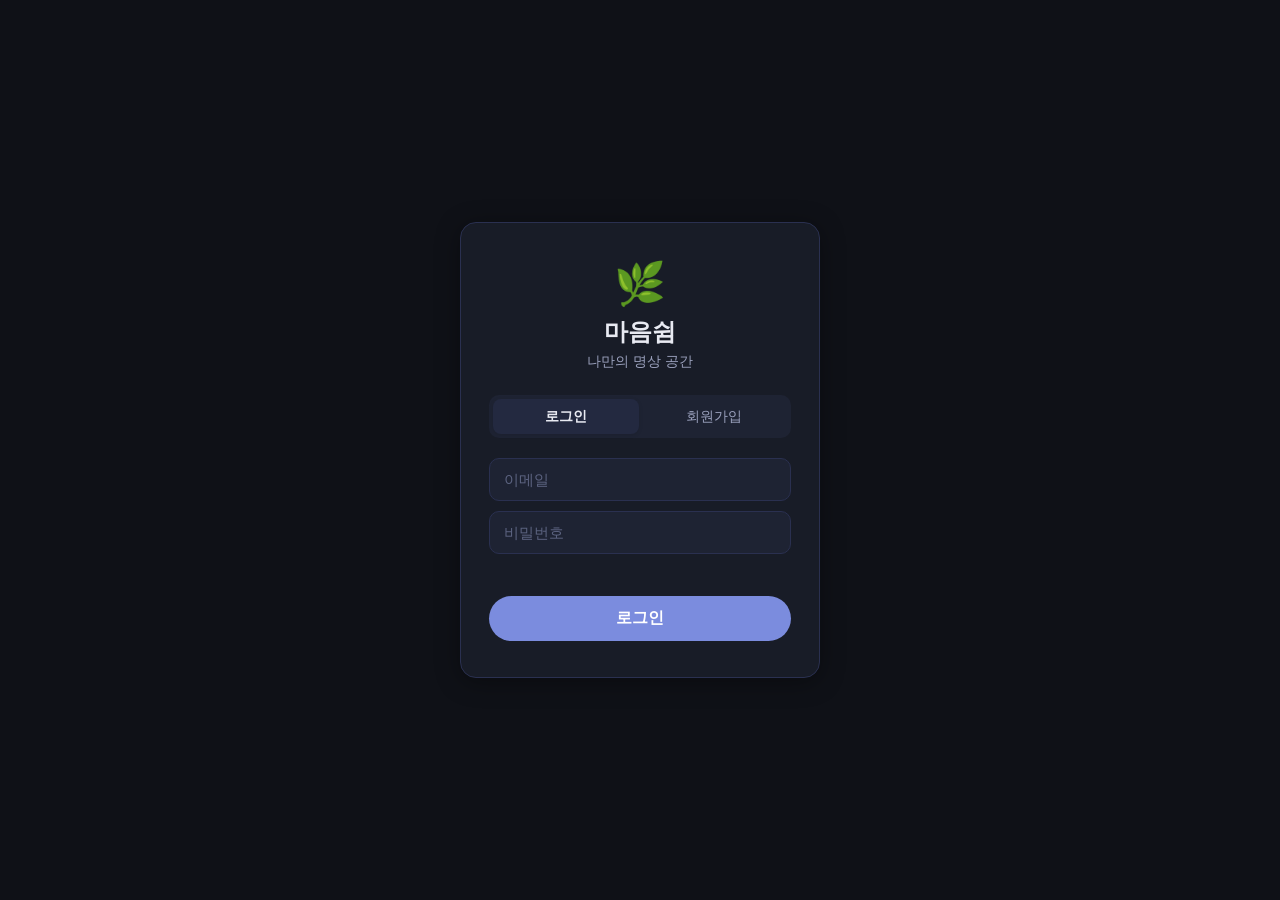
<file: index.html>
<!DOCTYPE html>
<html lang="ko" data-theme="dark">
<head>
  <meta charset="UTF-8" />
  <meta name="viewport" content="width=device-width, initial-scale=1.0" />
  <title>마음쉼 - 명상 앱</title>
  <link rel="stylesheet" href="style.css" />
  <link rel="manifest" href="manifest.json" />
  <meta name="theme-color" content="#7b8cde" />
  <meta name="mobile-web-app-capable" content="yes" />
  <meta name="apple-mobile-web-app-capable" content="yes" />
  <meta name="apple-mobile-web-app-status-bar-style" content="black-translucent" />
  <meta name="apple-mobile-web-app-title" content="마음쉼" />
  <link rel="apple-touch-icon" href="icon.svg" />
</head>
<body>
  <div id="app">
    <nav class="nav">
      <div class="nav-top">
        <div class="nav-brand">🌿 마음쉼</div>
      </div>
      <div class="nav-tabs">
        <button class="nav-tab active" data-page="home">홈</button>
        <button class="nav-tab" data-page="breathing">호흡</button>
        <button class="nav-tab" data-page="timer">명상</button>
        <button class="nav-tab" data-page="stats">기록</button>
        <button class="nav-tab" data-page="settings">설정</button>
      </div>
    </nav>

    <main class="main">

      <!-- Home -->
      <div id="page-home" class="page active">
        <div class="home-hero">
          <div class="hero-circle" id="hero-circle"></div>
          <h1 class="hero-title" id="hero-greeting">오늘도 잠시<br/>쉬어가세요</h1>
          <p class="hero-sub">호흡을 고르고, 마음을 비워보세요</p>
        </div>
        <div class="home-cards">
          <div class="card" data-goto="breathing">
            <div class="card-icon">🌬️</div>
            <div class="card-body">
              <div class="card-title">호흡 가이드</div>
              <div class="card-desc">들숨과 날숨을 따라 호흡을 조절해요</div>
            </div>
            <div class="card-arrow">›</div>
          </div>
          <div class="card" data-goto="timer">
            <div class="card-icon">⏳</div>
            <div class="card-body">
              <div class="card-title">명상 타이머</div>
              <div class="card-desc">원하는 시간 동안 조용히 명상해요</div>
            </div>
            <div class="card-arrow">›</div>
          </div>
          <div class="card" data-goto="stats">
            <div class="card-icon">📊</div>
            <div class="card-body">
              <div class="card-title">나의 기록</div>
              <div class="card-desc">꾸준한 명상 습관을 확인해요</div>
            </div>
            <div class="card-arrow">›</div>
          </div>
        </div>
        <div class="today-streak" id="home-streak"></div>
      </div>

      <!-- Breathing -->
      <div id="page-breathing" class="page">
        <h2 class="page-title">호흡 가이드</h2>
        <div class="breathing-presets">
          <button class="preset-btn active" data-inhale="4" data-hold="0" data-exhale="4" data-name="기본 4-4">기본 4-4</button>
          <button class="preset-btn" data-inhale="4" data-hold="7" data-exhale="8" data-name="4-7-8">4-7-8</button>
          <button class="preset-btn" data-inhale="5" data-hold="0" data-exhale="5" data-name="5-5 균형">5-5 균형</button>
          <button class="preset-btn" data-inhale="6" data-hold="2" data-exhale="8" data-name="박스 호흡">박스 호흡</button>
        </div>
        <div class="breathing-arena">
          <div class="breath-ring" id="breath-ring">
            <div class="breath-inner">
              <div class="breath-label" id="breath-label">시작</div>
              <div class="breath-count" id="breath-count"></div>
            </div>
          </div>
        </div>
        <div class="breathing-info">
          <span id="breath-phase-desc">준비가 되면 시작하세요</span>
        </div>
        <div class="mood-row">
          <span class="mood-label">지금 기분</span>
          <div class="mood-picker" id="breath-mood-before">
            <button class="mood-btn" data-val="1">😢</button>
            <button class="mood-btn" data-val="2">😟</button>
            <button class="mood-btn" data-val="3">😐</button>
            <button class="mood-btn" data-val="4">😊</button>
            <button class="mood-btn" data-val="5">😄</button>
          </div>
        </div>
        <div class="breathing-controls">
          <button class="btn-primary" id="breath-start-btn">시작</button>
          <select class="duration-select" id="breath-duration">
            <option value="1">1분</option>
            <option value="3" selected>3분</option>
            <option value="5">5분</option>
            <option value="10">10분</option>
          </select>
        </div>
        <div class="breathing-timer" id="breath-timer-display"></div>
      </div>

      <!-- Timer -->
      <div id="page-timer" class="page">
        <h2 class="page-title">명상 타이머</h2>
        <div class="timer-sound-row">
          <span class="sound-label">배경음</span>
          <div class="sound-btns">
            <button class="sound-btn active" data-sound="none">없음</button>
            <button class="sound-btn" data-sound="rain">🌧️ 빗소리</button>
            <button class="sound-btn" data-sound="forest">🌲 숲소리</button>
            <button class="sound-btn" data-sound="ocean">🌊 파도</button>
            <button class="sound-btn" data-sound="campfire">🔥 모닥불</button>
            <button class="sound-btn" data-sound="bowl">🎵 싱잉볼</button>
            <button class="sound-btn" data-sound="pink">🌸 핑크노이즈</button>
            <button class="sound-btn" data-sound="white">⬜ 화이트노이즈</button>
          </div>
          <div class="volume-row hidden" id="volume-row">
            <span class="volume-icon" id="volume-icon">🔊</span>
            <input type="range" class="volume-slider" id="volume-slider" min="0" max="100" value="80"/>
            <span class="volume-pct" id="volume-pct">80%</span>
          </div>
        </div>
        <div class="timer-display-wrap">
          <svg class="timer-ring-svg" viewBox="0 0 220 220">
            <circle class="ring-bg" cx="110" cy="110" r="95"/>
            <circle class="ring-progress" id="timer-ring" cx="110" cy="110" r="95"/>
          </svg>
          <div class="timer-center">
            <div class="timer-digits" id="timer-digits">00:00</div>
            <div class="timer-total" id="timer-total-display"></div>
          </div>
        </div>
        <div class="timer-duration-row">
          <button class="dur-btn" data-min="5">5분</button>
          <button class="dur-btn active" data-min="10">10분</button>
          <button class="dur-btn" data-min="15">15분</button>
          <button class="dur-btn" data-min="20">20분</button>
          <button class="dur-btn" data-min="30">30분</button>
          <button class="dur-btn" data-min="0">직접입력</button>
        </div>
        <div class="custom-dur-row hidden" id="custom-dur-row">
          <input type="number" id="custom-min" min="1" max="180" placeholder="분" class="custom-input"/>
          <span>분</span>
        </div>
        <div class="mood-row">
          <span class="mood-label">지금 기분</span>
          <div class="mood-picker" id="timer-mood-before">
            <button class="mood-btn" data-val="1">😢</button>
            <button class="mood-btn" data-val="2">😟</button>
            <button class="mood-btn" data-val="3">😐</button>
            <button class="mood-btn" data-val="4">😊</button>
            <button class="mood-btn" data-val="5">😄</button>
          </div>
        </div>
        <div class="timer-controls">
          <button class="btn-secondary" id="timer-reset-btn">초기화</button>
          <button class="btn-primary" id="timer-start-btn">시작</button>
        </div>
        <div class="end-bell-row">
          <label class="toggle-label">
            <input type="checkbox" id="end-bell" checked />
            <span class="toggle-track"></span>
            <span>종료 시 종소리</span>
          </label>
        </div>
      </div>

      <!-- Stats -->
      <div id="page-stats" class="page">
        <h2 class="page-title">나의 기록</h2>
        <div class="stats-summary">
          <div class="stat-box">
            <div class="stat-num" id="stat-total-sessions">0</div>
            <div class="stat-label">총 세션</div>
          </div>
          <div class="stat-box">
            <div class="stat-num" id="stat-total-minutes">0</div>
            <div class="stat-label">총 분</div>
          </div>
          <div class="stat-box">
            <div class="stat-num" id="stat-streak">0</div>
            <div class="stat-label">연속 일수</div>
          </div>
        </div>
        <div class="calendar-section">
          <h3 class="section-title">이번 달 기록</h3>
          <div class="calendar" id="calendar"></div>
        </div>
        <div id="mood-stats-section" class="mood-stats" style="display:none;">
          <div class="mood-stats-title">감정 변화 분석</div>
          <div class="mood-stats-value" id="mood-stats-value"></div>
          <div class="mood-stats-count" id="mood-stats-count"></div>
        </div>
        <div class="history-section">
          <h3 class="section-title">최근 세션</h3>
          <div class="history-list" id="history-list"></div>
        </div>
        <button class="btn-danger" id="clear-data-btn">기록 초기화</button>
      </div>

      <!-- Settings -->
      <div id="page-settings" class="page">
        <h2 class="page-title">설정</h2>

        <div class="settings-section">
          <div class="settings-profile-header">
            <div class="avatar" id="settings-avatar">?</div>
            <div>
              <div class="settings-displayname" id="settings-displayname"></div>
              <div class="settings-subtext" id="settings-username-display"></div>
            </div>
          </div>
        </div>

        <div class="settings-section">
          <div class="settings-section-title">닉네임 변경</div>
          <input type="text" id="settings-name-input" class="settings-input" placeholder="새 닉네임 (1~12자)"/>
          <div class="settings-feedback" id="settings-name-feedback"></div>
          <button class="btn-primary settings-full-btn" id="settings-name-btn">저장</button>
        </div>

        <div class="settings-section">
          <div class="settings-section-title">비밀번호 변경</div>
          <input type="password" id="settings-cur-pw" class="settings-input" placeholder="현재 비밀번호"/>
          <input type="password" id="settings-new-pw" class="settings-input" placeholder="새 비밀번호 (6자 이상)"/>
          <input type="password" id="settings-new-pw2" class="settings-input" placeholder="새 비밀번호 확인"/>
          <div class="settings-feedback" id="settings-pw-feedback"></div>
          <button class="btn-primary settings-full-btn" id="settings-pw-btn">변경</button>
        </div>

        <div class="settings-section">
          <div class="settings-section-title">테마</div>
          <div class="theme-btns">
            <button class="theme-btn" data-theme-btn="dark">🌙 다크</button>
            <button class="theme-btn" data-theme-btn="light">☀️ 라이트</button>
          </div>
        </div>

        <div class="settings-section">
          <div class="settings-section-title">계정</div>
          <button class="btn-secondary settings-full-btn" id="settings-logout-btn">로그아웃</button>
          <button class="btn-danger settings-full-btn" id="settings-delete-btn">회원 탈퇴</button>
        </div>
      </div>

    </main>
  </div>

  <!-- Completion Modal -->
  <div class="modal-overlay hidden" id="complete-modal">
    <div class="modal">
      <div class="modal-icon">🎉</div>
      <div class="modal-title">명상 완료!</div>
      <div class="modal-desc" id="modal-desc"></div>
      <div class="mood-after-section">
        <div class="mood-after-label">명상 후 기분은?</div>
        <div class="mood-picker" id="modal-mood-after">
          <button class="mood-btn" data-val="1">😢</button>
          <button class="mood-btn" data-val="2">😟</button>
          <button class="mood-btn" data-val="3">😐</button>
          <button class="mood-btn" data-val="4">😊</button>
          <button class="mood-btn" data-val="5">😄</button>
        </div>
      </div>
      <button class="btn-primary" id="modal-close-btn">확인</button>
    </div>
  </div>

  <!-- Loading Screen -->
  <div id="loading-screen">
    <div class="loading-spinner"></div>
  </div>

  <!-- Auth Screen -->
  <div id="auth-screen" class="hidden">
    <div class="auth-card">
      <div class="auth-logo">🌿</div>
      <div class="auth-title">마음쉼</div>
      <div class="auth-subtitle">나만의 명상 공간</div>
      <div class="auth-tabs">
        <button class="auth-tab active" data-auth="login">로그인</button>
        <button class="auth-tab" data-auth="signup">회원가입</button>
      </div>
      <div id="auth-login-form" class="auth-form">
        <input type="email" id="login-email" placeholder="이메일" class="auth-input" autocomplete="email"/>
        <input type="password" id="login-pw" placeholder="비밀번호" class="auth-input" autocomplete="current-password"/>
        <div class="auth-error" id="login-error"></div>
        <button class="btn-primary auth-btn" id="login-btn">로그인</button>
      </div>
      <div id="auth-signup-form" class="auth-form hidden">
        <input type="email" id="signup-email" placeholder="이메일" class="auth-input" autocomplete="email"/>
        <input type="text" id="signup-name" placeholder="닉네임 (1~12자)" class="auth-input"/>
        <input type="password" id="signup-pw" placeholder="비밀번호 (6자 이상)" class="auth-input" autocomplete="new-password"/>
        <input type="password" id="signup-pw2" placeholder="비밀번호 확인" class="auth-input" autocomplete="new-password"/>
        <div class="auth-error" id="signup-error"></div>
        <button class="btn-primary auth-btn" id="signup-btn">가입하기</button>
      </div>
    </div>
  </div>

  <div id="bubble-canvas"></div>

  <script>
    // Firebase CDN 로드 실패 대비: 10초 후에도 로딩 중이면 오류 표시
    setTimeout(function() {
      var ls = document.getElementById('loading-screen');
      if (ls && !ls.classList.contains('hidden')) {
        ls.innerHTML = '<div style="text-align:center;padding:24px;color:#e07070;max-width:300px">'
          + '<div style="font-size:2rem;margin-bottom:12px">⚠️</div>'
          + '<p style="font-weight:600;margin-bottom:8px">앱 로드에 실패했어요</p>'
          + '<p style="font-size:0.82rem;color:#9aa0bc;line-height:1.6">인터넷 연결을 확인하거나<br/>아래 버튼을 눌러 캐시를 지우고<br/>다시 시도해주세요</p>'
          + '<button onclick="clearSWAndReload()" style="margin-top:16px;padding:10px 20px;border-radius:20px;border:none;background:#7b8cde;color:#fff;font-size:0.9rem;cursor:pointer;font-weight:600">캐시 초기화 후 재시작</button>'
          + '</div>';
      }
    }, 10000);

    function clearSWAndReload() {
      if ('serviceWorker' in navigator) {
        navigator.serviceWorker.getRegistrations().then(function(regs) {
          Promise.all(regs.map(function(r) { return r.unregister(); }))
            .then(function() { caches.keys().then(function(keys) {
              Promise.all(keys.map(function(k) { return caches.delete(k); }))
                .then(function() { location.reload(); });
            }); });
        });
      } else { location.reload(); }
    }
  </script>
  <script src="firebase/firebase-app-compat.js"></script>
  <script src="firebase/firebase-auth-compat.js"></script>
  <script src="firebase/firebase-firestore-compat.js"></script>
  <script src="bundle.js"></script>
</body>
</html>
</file>
<file: style.css>
/* ===== Reset & Base ===== */
*, *::before, *::after { box-sizing: border-box; margin: 0; padding: 0; }

:root {
  --bg: #0f1117;
  --bg2: #181c27;
  --bg3: #1e2333;
  --card: #232940;
  --border: #252a3a;
  --border2: #2a3050;
  --hover: #28304e;
  --accent: #7b8cde;
  --accent2: #5e72c7;
  --green: #6fcf97;
  --text: #e8eaf2;
  --text2: #9aa0bc;
  --text3: #5c6380;
  --danger: #e07070;
  --radius: 16px;
  --radius-sm: 10px;
  --shadow: 0 4px 24px rgba(0,0,0,0.35);
}

[data-theme="light"] {
  --bg: #f0f2fa;
  --bg2: #ffffff;
  --bg3: #eaecf8;
  --card: #ffffff;
  --border: #e0e4f2;
  --border2: #d0d5ec;
  --hover: #e8ecff;
  --accent: #5c6fcc;
  --accent2: #4a5ab8;
  --text: #1a1e35;
  --text2: #505878;
  --text3: #8a92b8;
  --danger: #c84040;
  --shadow: 0 4px 24px rgba(0,0,0,0.10);
}

html, body { height: 100%; font-family: 'Segoe UI', 'Apple SD Gothic Neo', sans-serif; background: var(--bg); color: var(--text); transition: background 0.3s, color 0.3s; }

#app { display: flex; flex-direction: column; min-height: 100vh; max-width: 480px; margin: 0 auto; }

/* ===== Nav ===== */
.nav { background: var(--bg2); padding: 14px 20px 0; border-bottom: 1px solid var(--border); position: sticky; top: 0; z-index: 100; transition: background 0.3s; }
.nav-top { margin-bottom: 12px; }
.nav-brand { font-size: 1.1rem; font-weight: 700; color: var(--accent); letter-spacing: -0.5px; }
.nav-tabs { display: flex; gap: 4px; }
.nav-tab { flex: 1; background: none; border: none; color: var(--text2); padding: 8px 2px 12px; font-size: 0.8rem; cursor: pointer; border-bottom: 2px solid transparent; transition: all 0.2s; }
.nav-tab.active { color: var(--accent); border-bottom-color: var(--accent); font-weight: 600; }

/* ===== Auth Screen ===== */
#auth-screen { position: fixed; inset: 0; background: var(--bg); display: flex; align-items: center; justify-content: center; z-index: 300; animation: fadeIn 0.3s ease; }
#auth-screen.hidden { display: none; }
.auth-card { background: var(--bg2); border-radius: var(--radius); padding: 36px 28px; width: 90%; max-width: 360px; border: 1px solid var(--border2); box-shadow: var(--shadow); text-align: center; }
.auth-logo { font-size: 2.6rem; margin-bottom: 8px; }
.auth-title { font-size: 1.5rem; font-weight: 700; margin-bottom: 4px; }
.auth-subtitle { color: var(--text2); font-size: 0.88rem; margin-bottom: 24px; }
.auth-tabs { display: flex; background: var(--bg3); border-radius: 10px; padding: 4px; margin-bottom: 20px; gap: 2px; }
.auth-tab { flex: 1; background: none; border: none; color: var(--text2); padding: 8px; border-radius: 8px; font-size: 0.9rem; cursor: pointer; transition: all 0.2s; }
.auth-tab.active { background: var(--card); color: var(--text); font-weight: 600; box-shadow: 0 1px 4px rgba(0,0,0,0.1); }
.auth-form { display: flex; flex-direction: column; gap: 10px; }
.auth-form.hidden { display: none; }
.auth-input { background: var(--bg3); border: 1px solid var(--border2); color: var(--text); padding: 12px 14px; border-radius: var(--radius-sm); font-size: 0.95rem; outline: none; transition: border-color 0.2s, box-shadow 0.2s; text-align: left; }
.auth-input:focus { border-color: var(--accent); box-shadow: 0 0 0 3px rgba(123,140,222,0.15); }
.auth-input::placeholder { color: var(--text3); }
.auth-error { color: var(--danger); font-size: 0.82rem; min-height: 18px; text-align: left; padding-left: 2px; }
.auth-btn { width: 100%; margin-top: 4px; }

/* ===== Pages ===== */
.main { flex: 1; overflow-y: auto; }
.page { display: none; padding: 24px 20px 40px; animation: fadeIn 0.25s ease; }
.page.active { display: block; }
@keyframes fadeIn { from { opacity: 0; transform: translateY(6px); } to { opacity: 1; transform: translateY(0); } }
.page-title { font-size: 1.3rem; font-weight: 700; margin-bottom: 20px; }

/* ===== Home ===== */
.home-hero { text-align: center; padding: 28px 0 18px; }
.hero-circle {
  width: 160px; height: 160px; border-radius: 50%;
  background: radial-gradient(circle, #3a4680 0%, #1a2040 60%, transparent 100%);
  margin: 0 auto 24px;
  box-shadow: 0 0 60px rgba(123,140,222,0.25);
  animation: pulse-hero 4s ease-in-out infinite;
  transition: background 0.8s ease;
}
.hero-circle.done-today {
  background: radial-gradient(circle, #2a5540 0%, #1a3025 60%, transparent 100%);
  animation: pulse-hero-done 4s ease-in-out infinite;
}
@keyframes pulse-hero {
  0%, 100% { transform: scale(1); box-shadow: 0 0 60px rgba(123,140,222,0.25); }
  50% { transform: scale(1.06); box-shadow: 0 0 80px rgba(123,140,222,0.4); }
}
@keyframes pulse-hero-done {
  0%, 100% { transform: scale(1); box-shadow: 0 0 60px rgba(111,207,151,0.25); }
  50% { transform: scale(1.06); box-shadow: 0 0 80px rgba(111,207,151,0.45); }
}
.hero-title { font-size: 1.65rem; font-weight: 700; line-height: 1.4; margin-bottom: 10px; }
.hero-sub { color: var(--text2); font-size: 0.93rem; }
.home-cards { display: flex; flex-direction: column; gap: 10px; margin-top: 22px; }
.card { background: var(--card); border-radius: var(--radius); padding: 16px 18px; display: flex; align-items: center; gap: 14px; cursor: pointer; transition: transform 0.15s, background 0.15s, border-color 0.15s; border: 1px solid var(--border2); border-left: 3px solid transparent; }
.card:hover { transform: translateY(-2px); background: var(--hover); border-left-color: var(--accent); }
.card:active { transform: scale(0.98); }
.card-icon { font-size: 1.7rem; flex-shrink: 0; }
.card-body { flex: 1; }
.card-title { font-weight: 600; margin-bottom: 3px; font-size: 0.95rem; }
.card-desc { color: var(--text2); font-size: 0.8rem; }
.card-arrow { color: var(--text3); font-size: 1.4rem; font-weight: 300; flex-shrink: 0; transition: transform 0.15s; }
.card:hover .card-arrow { transform: translateX(3px); color: var(--accent); }
.today-streak { text-align: center; margin-top: 20px; color: var(--text2); font-size: 0.88rem; min-height: 20px; }

/* ===== Breathing ===== */
.breathing-presets { display: flex; gap: 8px; flex-wrap: wrap; margin-bottom: 24px; }
.preset-btn { background: var(--bg3); border: 1px solid var(--border2); color: var(--text2); padding: 7px 14px; border-radius: 20px; font-size: 0.82rem; cursor: pointer; transition: all 0.2s; }
.preset-btn:active { transform: scale(0.96); }
.preset-btn.active { background: var(--accent); color: #fff; border-color: var(--accent); font-weight: 600; }
.breathing-arena { display: flex; justify-content: center; align-items: center; padding: 20px 0; }
.breath-ring {
  width: 200px; height: 200px; border-radius: 50%;
  background: radial-gradient(circle, #2a3562 0%, #1a2040 70%);
  display: flex; align-items: center; justify-content: center;
  border: 3px solid #3a4880;
  box-shadow: 0 0 40px rgba(123,140,222,0.2);
  transition: transform 0.05s linear, box-shadow 0.3s;
}
[data-theme="light"] .breath-ring {
  background: radial-gradient(circle, #c8d0f8 0%, #dde3ff 70%);
  border-color: #8090d0;
}
.breath-inner { text-align: center; }
.breath-label { font-size: 1.2rem; font-weight: 700; color: var(--accent); margin-bottom: 4px; }
.breath-count { font-size: 2.2rem; font-weight: 300; color: var(--text); min-height: 2.5rem; }
.breathing-info { text-align: center; color: var(--text2); font-size: 0.9rem; margin-bottom: 16px; min-height: 22px; }
.breathing-controls { display: flex; gap: 12px; justify-content: center; align-items: center; }
.duration-select { background: var(--bg3); border: 1px solid var(--border2); color: var(--text); padding: 10px 14px; border-radius: var(--radius-sm); font-size: 0.9rem; outline: none; }
.breathing-timer { text-align: center; margin-top: 16px; font-size: 1.1rem; color: var(--text2); min-height: 24px; }

/* ===== Timer ===== */
.timer-sound-row { margin-bottom: 20px; }
.sound-label { color: var(--text2); font-size: 0.85rem; margin-bottom: 8px; display: block; }
.sound-btns { display: flex; gap: 8px; flex-wrap: wrap; }
.sound-btn { background: var(--bg3); border: 1px solid var(--border2); color: var(--text2); padding: 6px 12px; border-radius: 20px; font-size: 0.8rem; cursor: pointer; transition: all 0.2s; }
.sound-btn:active { transform: scale(0.95); }
.sound-btn.active { background: var(--accent); color: #fff; border-color: var(--accent); font-weight: 600; }
.volume-row { display: flex; align-items: center; gap: 10px; margin-top: 12px; padding: 0 2px; }
.volume-row.hidden { display: none; }
.volume-icon { font-size: 1rem; width: 22px; text-align: center; flex-shrink: 0; }
.volume-pct { color: var(--text2); font-size: 0.8rem; width: 36px; text-align: right; flex-shrink: 0; }
.volume-slider { flex: 1; -webkit-appearance: none; appearance: none; height: 4px; border-radius: 4px; background: var(--bg3); outline: none; cursor: pointer; }
.volume-slider::-webkit-slider-thumb { -webkit-appearance: none; width: 16px; height: 16px; border-radius: 50%; background: var(--accent); cursor: pointer; transition: transform 0.1s; }
.volume-slider::-webkit-slider-thumb:hover { transform: scale(1.2); }
.volume-slider::-moz-range-thumb { width: 16px; height: 16px; border-radius: 50%; background: var(--accent); cursor: pointer; border: none; }
.timer-display-wrap { position: relative; width: 220px; height: 220px; margin: 0 auto 24px; }
.timer-ring-svg { width: 220px; height: 220px; transform: rotate(-90deg); }
.ring-bg { fill: none; stroke: var(--bg3); stroke-width: 10; }
.ring-progress { fill: none; stroke: var(--accent); stroke-width: 10; stroke-linecap: round; stroke-dasharray: 597; stroke-dashoffset: 0; transition: stroke-dashoffset 1s linear; }
.timer-center { position: absolute; inset: 0; display: flex; flex-direction: column; align-items: center; justify-content: center; }
.timer-digits { font-size: 2.4rem; font-weight: 300; letter-spacing: 2px; }
.timer-total { color: var(--text3); font-size: 0.8rem; margin-top: 4px; }
.timer-duration-row { display: flex; gap: 8px; justify-content: center; flex-wrap: wrap; margin-bottom: 12px; }
.dur-btn { background: var(--bg3); border: 1px solid var(--border2); color: var(--text2); padding: 7px 14px; border-radius: 20px; font-size: 0.82rem; cursor: pointer; transition: all 0.2s; }
.dur-btn:active { transform: scale(0.95); }
.dur-btn.active { background: var(--accent); color: #fff; border-color: var(--accent); font-weight: 600; }
.custom-dur-row { display: flex; align-items: center; gap: 8px; justify-content: center; margin-bottom: 12px; }
.custom-dur-row.hidden { display: none; }
.custom-input { background: var(--bg3); border: 1px solid var(--border2); color: var(--text); padding: 8px 12px; border-radius: var(--radius-sm); font-size: 1rem; width: 80px; text-align: center; outline: none; transition: border-color 0.2s, box-shadow 0.2s; }
.custom-input:focus { border-color: var(--accent); box-shadow: 0 0 0 3px rgba(123,140,222,0.15); }
.timer-controls { display: flex; gap: 12px; justify-content: center; margin-bottom: 16px; }
.end-bell-row { display: flex; justify-content: center; }
.toggle-label { display: flex; align-items: center; gap: 10px; cursor: pointer; color: var(--text2); font-size: 0.88rem; }
.toggle-label input { display: none; }
.toggle-track { width: 36px; height: 20px; background: var(--bg3); border-radius: 20px; position: relative; border: 1px solid var(--border2); transition: background 0.2s; flex-shrink: 0; }
.toggle-track::after { content: ''; position: absolute; top: 2px; left: 2px; width: 14px; height: 14px; border-radius: 50%; background: var(--text3); transition: transform 0.2s, background 0.2s; }
.toggle-label input:checked + .toggle-track { background: var(--accent); }
.toggle-label input:checked + .toggle-track::after { transform: translateX(16px); background: #fff; }

/* ===== Stats ===== */
.stats-summary { display: flex; gap: 12px; margin-bottom: 28px; }
.stat-box { flex: 1; background: var(--card); border-radius: var(--radius); padding: 16px; text-align: center; border: 1px solid var(--border2); }
.stat-num { font-size: 2rem; font-weight: 700; color: var(--accent); }
.stat-label { color: var(--text2); font-size: 0.78rem; margin-top: 4px; }
.section-title { font-size: 1rem; font-weight: 600; color: var(--text2); margin-bottom: 14px; }
.calendar-section { margin-bottom: 28px; }
.calendar { display: grid; grid-template-columns: repeat(7, 1fr); gap: 5px; }
.cal-header { text-align: center; font-size: 0.7rem; color: var(--text3); padding: 4px 0; }
.cal-day { aspect-ratio: 1; border-radius: 50%; display: flex; align-items: center; justify-content: center; font-size: 0.75rem; color: var(--text3); }
.cal-day.today { color: var(--text); border: 1px solid var(--accent); }
.cal-day.has-session { background: var(--accent2); color: #fff; font-weight: 600; }
.cal-day.has-session.today { background: var(--accent); }
.history-section { margin-bottom: 24px; }
.history-list { display: flex; flex-direction: column; gap: 10px; }
.history-item { background: var(--card); border-radius: var(--radius-sm); padding: 14px 16px; display: flex; align-items: center; gap: 14px; border: 1px solid var(--border2); }
.history-icon { font-size: 1.4rem; }
.history-info { flex: 1; }
.history-title { font-size: 0.9rem; font-weight: 600; margin-bottom: 2px; }
.history-meta { font-size: 0.78rem; color: var(--text2); }
.history-dur { font-size: 1rem; font-weight: 600; color: var(--accent); }
.no-history { color: var(--text3); text-align: center; padding: 20px; font-size: 0.9rem; line-height: 1.7; }

/* ===== Settings ===== */
.settings-section { background: var(--card); border-radius: var(--radius); padding: 18px; margin-bottom: 12px; border: 1px solid var(--border2); }
.settings-section-title { font-size: 0.75rem; font-weight: 700; color: var(--text3); text-transform: uppercase; letter-spacing: 0.6px; margin-bottom: 14px; }
.settings-profile-header { display: flex; align-items: center; gap: 16px; }
.avatar { width: 54px; height: 54px; border-radius: 50%; background: linear-gradient(135deg, var(--accent2), var(--accent)); color: #fff; font-size: 1.5rem; font-weight: 700; display: flex; align-items: center; justify-content: center; flex-shrink: 0; box-shadow: 0 2px 12px rgba(123,140,222,0.4); }
.settings-displayname { font-size: 1.05rem; font-weight: 700; margin-bottom: 3px; }
.settings-subtext { font-size: 0.82rem; color: var(--text3); }
.settings-input { width: 100%; background: var(--bg3); border: 1px solid var(--border2); color: var(--text); padding: 11px 14px; border-radius: var(--radius-sm); font-size: 0.95rem; outline: none; transition: border-color 0.2s, box-shadow 0.2s; margin-bottom: 8px; }
.settings-input:focus { border-color: var(--accent); box-shadow: 0 0 0 3px rgba(123,140,222,0.15); }
.settings-input::placeholder { color: var(--text3); }
.settings-feedback { font-size: 0.82rem; min-height: 20px; margin-bottom: 6px; line-height: 1.4; }
.settings-feedback.success { color: var(--green); }
.settings-feedback.error { color: var(--danger); }
.settings-full-btn { display: block; width: 100%; margin-bottom: 10px; text-align: center; }
.settings-full-btn:last-child { margin-bottom: 0; }
.theme-btns { display: flex; gap: 10px; }
.theme-btn { flex: 1; background: var(--bg3); border: 1px solid var(--border2); color: var(--text2); padding: 10px; border-radius: var(--radius-sm); font-size: 0.9rem; cursor: pointer; transition: all 0.2s; }
.theme-btn:active { transform: scale(0.97); }
.theme-btn.active { background: var(--accent); color: #fff; border-color: var(--accent); font-weight: 600; }

/* ===== Buttons ===== */
.btn-primary { background: var(--accent); color: #fff; border: none; padding: 12px 32px; border-radius: 30px; font-size: 1rem; font-weight: 600; cursor: pointer; transition: background 0.2s, transform 0.1s; }
.btn-primary:hover { background: var(--accent2); }
.btn-primary:active { transform: scale(0.97); }
.btn-secondary { background: var(--bg3); color: var(--text2); border: 1px solid var(--border2); padding: 12px 24px; border-radius: 30px; font-size: 1rem; cursor: pointer; transition: all 0.2s; }
.btn-secondary:hover { background: var(--hover); }
.btn-secondary:active { transform: scale(0.97); }
.btn-danger { background: none; color: var(--danger); border: 1px solid var(--danger); padding: 10px 24px; border-radius: 30px; font-size: 0.88rem; cursor: pointer; display: block; margin: 0 auto; transition: all 0.2s; }
.btn-danger:hover { background: rgba(224,112,112,0.1); }
.btn-danger:active { transform: scale(0.97); }

/* ===== Bubbles ===== */
#bubble-canvas { position: fixed; left: 0; right: 0; bottom: 0; pointer-events: none; z-index: 5; display: none; }
#bubble-canvas.active { display: block; }

.bubble {
  position: absolute;
  border-radius: 50%;
  background:
    radial-gradient(circle at 32% 28%, rgba(255,255,255,0.92) 0%, rgba(255,255,255,0) 38%),
    radial-gradient(circle at 68% 72%, rgba(160,190,255,0.28) 0%, transparent 52%),
    radial-gradient(circle at 50% 50%, rgba(200,220,255,0.06) 0%, transparent 100%);
  border: 1.5px solid rgba(255,255,255,0.48);
  box-shadow: inset 0 0 8px rgba(255,255,255,0.12), 0 3px 12px rgba(100,130,255,0.13);
  cursor: pointer;
  pointer-events: all;
  will-change: transform, opacity;
  animation: bubble-float linear forwards;
}
[data-theme="light"] .bubble {
  border-color: rgba(80,110,220,0.35);
  box-shadow: inset 0 0 8px rgba(255,255,255,0.2), 0 3px 12px rgba(80,110,220,0.12);
}

@keyframes bubble-float {
  0%   { transform: translate(0, 0);                                              opacity: 0; }
  8%   { opacity: 0.82; }
  33%  { transform: translate(calc(var(--sway) * 0.5),  calc(var(--dist) * 0.33)); }
  66%  { transform: translate(calc(var(--sway) * -0.5), calc(var(--dist) * 0.66)); }
  92%  { opacity: 0.5; }
  100% { transform: translate(calc(var(--sway) * 0.2),  var(--dist));            opacity: 0; }
}

.bubble.popping { animation: bubble-pop 0.22s ease-out forwards !important; pointer-events: none; }
@keyframes bubble-pop {
  0%   { transform: scale(1);   opacity: 1; }
  45%  { transform: scale(1.5); opacity: 0.6; }
  100% { transform: scale(0);   opacity: 0; }
}

.bubble-particle {
  position: absolute;
  border-radius: 50%;
  background: rgba(255,255,255,0.85);
  transform: translate(-50%, -50%);
  pointer-events: none;
  animation: particle-fly 0.38s ease-out forwards;
}
[data-theme="light"] .bubble-particle { background: rgba(90,120,220,0.7); }
@keyframes particle-fly {
  0%   { transform: translate(-50%, -50%) translate(0, 0);              opacity: 1; }
  100% { transform: translate(-50%, -50%) translate(var(--dx), var(--dy)); opacity: 0; }
}

/* ===== Mood Tracker ===== */
.mood-row { display: flex; align-items: center; gap: 12px; margin-bottom: 14px; }
.mood-label { font-size: .85rem; color: var(--text3); white-space: nowrap; }
.mood-picker { display: flex; gap: 6px; }
.mood-btn { font-size: 1.35rem; background: none; border: 2px solid transparent; border-radius: 50%; width: 42px; height: 42px; cursor: pointer; transition: transform .15s, border-color .15s, background .15s; display: flex; align-items: center; justify-content: center; }
.mood-btn:hover { transform: scale(1.15); }
.mood-btn:active { transform: scale(0.95); }
.mood-btn.selected { border-color: var(--accent); background: var(--bg3); transform: scale(1.2); }
.mood-after-section { margin: 4px 0 20px; }
.mood-after-label { font-size: .9rem; color: var(--text2); margin-bottom: 10px; }
.mood-after-section .mood-picker { justify-content: center; }
.mood-stats { background: var(--card); border-radius: var(--radius-sm); padding: 14px 16px; border: 1px solid var(--border2); margin-bottom: 24px; text-align: center; }
.mood-stats-title { font-size: .72rem; font-weight: 700; color: var(--text3); text-transform: uppercase; letter-spacing: .6px; margin-bottom: 8px; }
.mood-stats-value { font-size: 1rem; color: var(--text); font-weight: 600; margin-bottom: 4px; }
.mood-stats-count { font-size: .78rem; color: var(--text3); }

/* ===== Loading Screen ===== */
#loading-screen { position: fixed; inset: 0; background: var(--bg); display: flex; align-items: center; justify-content: center; z-index: 400; }
#loading-screen.hidden { display: none; }
.loading-spinner { width: 36px; height: 36px; border-radius: 50%; border: 3px solid var(--bg3); border-top-color: var(--accent); animation: spin 0.8s linear infinite; }
@keyframes spin { to { transform: rotate(360deg); } }

/* ===== Modal ===== */
.modal-overlay { position: fixed; inset: 0; background: rgba(0,0,0,0.6); display: flex; align-items: center; justify-content: center; z-index: 200; animation: fadeIn 0.2s ease; }
.modal-overlay.hidden { display: none; }
.modal { background: var(--bg2); border-radius: var(--radius); padding: 36px 28px; text-align: center; border: 1px solid var(--border2); box-shadow: var(--shadow); max-width: 300px; width: 90%; }
.modal-icon { font-size: 2.5rem; margin-bottom: 12px; }
.modal-title { font-size: 1.3rem; font-weight: 700; margin-bottom: 8px; }
.modal-desc { color: var(--text2); font-size: 0.9rem; margin-bottom: 24px; line-height: 1.6; white-space: pre-line; }
</file>
